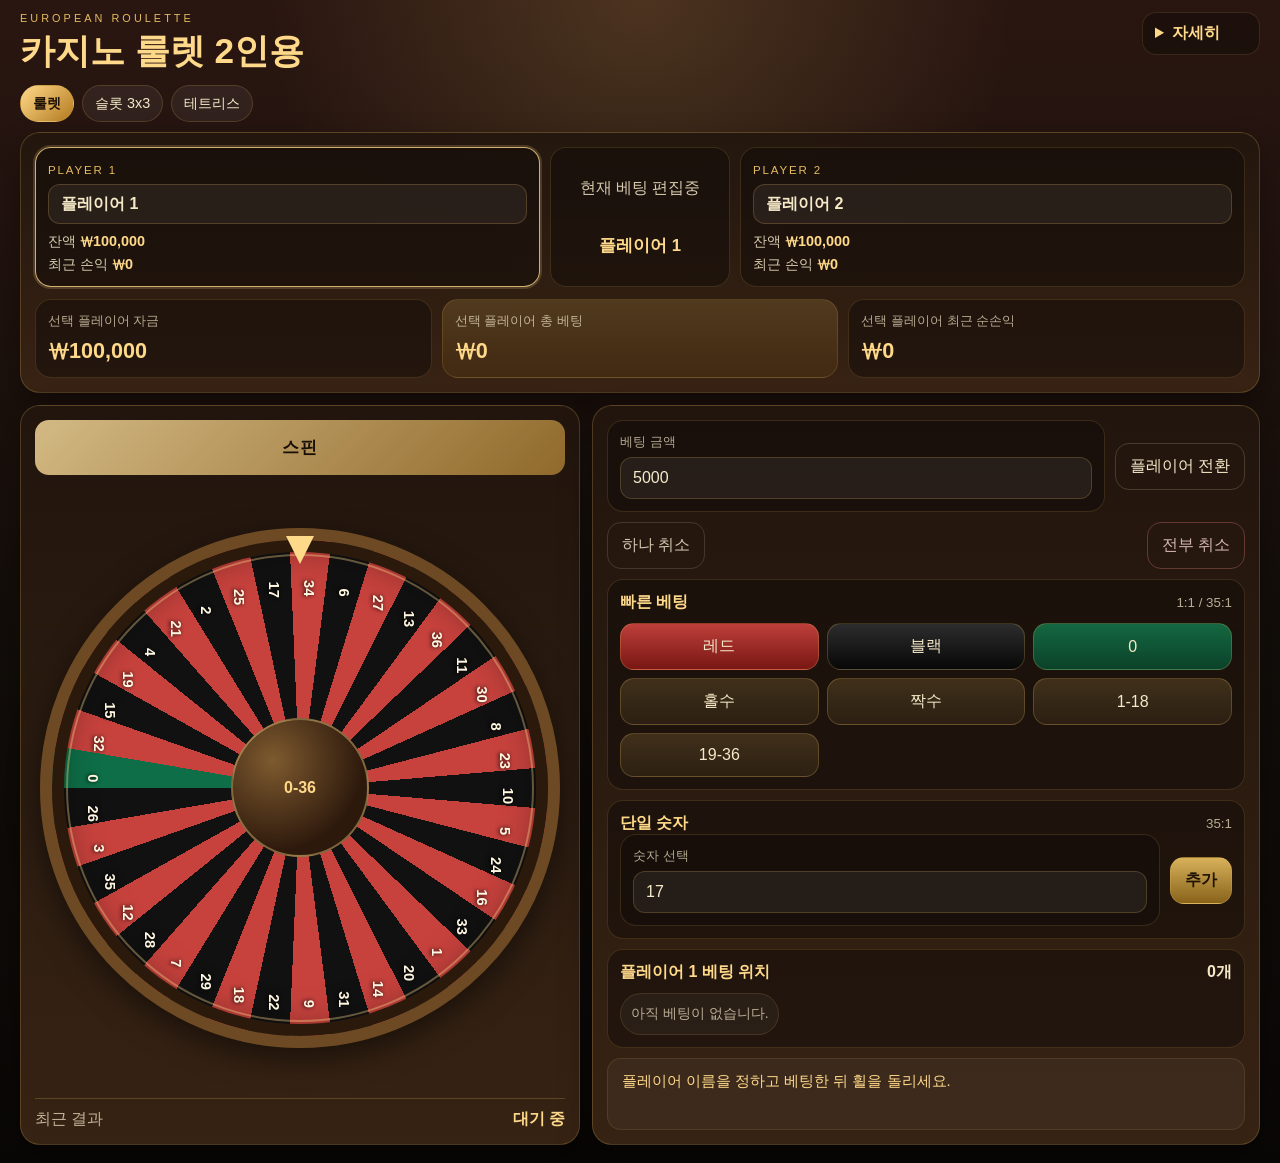
<file: index.html>
<!DOCTYPE html>
<html lang="ko">
  <head>
    <meta charset="UTF-8" />
    <meta name="viewport" content="width=device-width, initial-scale=1.0, viewport-fit=cover" />
    <title>카지노 룰렛 2인용</title>
    <link rel="stylesheet" href="style.css" />
  </head>
  <body>
    <div class="app-shell">
      <header class="topbar">
        <div>
          <p class="eyebrow">EUROPEAN ROULETTE</p>
          <h1>카지노 룰렛 2인용</h1>
          <nav class="game-switch">
            <a class="switch-link active" href="./">룰렛</a>
            <a class="switch-link" href="slot-machine-3x3/">슬롯 3x3</a>
            <a class="switch-link" href="tetris/">테트리스</a>
          </nav>
        </div>
        <details class="detail-box">
          <summary>자세히</summary>
          <div class="detail-content">
            <p><strong>배당</strong></p>
            <ul>
              <li>레드/블랙 · 홀/짝 · 1-18/19-36 → 1:1</li>
              <li>단일 숫자 → 35:1</li>
              <li>유럽식 룰렛 → 0~36</li>
            </ul>
            <p>두 플레이어가 각자 베팅하고, 스핀 1번으로 두 사람 베팅이 동시에 정산됩니다.</p>
          </div>
        </details>
      </header>

      <main class="main-grid">
        <section class="card status-card">
          <div class="player-row">
            <button class="player-card active" id="playerCard0" data-player-card="0" type="button">
              <span class="player-badge">PLAYER 1</span>
              <input id="player0Name" class="player-name-input" type="text" value="플레이어 1" maxlength="12" />
              <div class="player-meta">
                <span>잔액 <strong id="player0Balance">₩100,000</strong></span>
                <span>최근 손익 <strong id="player0Net">₩0</strong></span>
              </div>
            </button>
            <div class="turn-pill">현재 베팅 편집중<br /><strong id="activePlayerName">플레이어 1</strong></div>
            <button class="player-card" id="playerCard1" data-player-card="1" type="button">
              <span class="player-badge">PLAYER 2</span>
              <input id="player1Name" class="player-name-input" type="text" value="플레이어 2" maxlength="12" />
              <div class="player-meta">
                <span>잔액 <strong id="player1Balance">₩100,000</strong></span>
                <span>최근 손익 <strong id="player1Net">₩0</strong></span>
              </div>
            </button>
          </div>

          <div class="stat-grid">
            <div class="stat">
              <span>선택 플레이어 자금</span>
              <strong id="balance">₩100,000</strong>
            </div>
            <div class="stat highlight">
              <span>선택 플레이어 총 베팅</span>
              <strong id="currentBet">₩0</strong>
            </div>
            <div class="stat" id="netStat">
              <span>선택 플레이어 최근 순손익</span>
              <strong id="lastNet">₩0</strong>
            </div>
          </div>
        </section>

        <section class="card wheel-card">
          <div class="wheel-action-bar wheel-action-top">
            <button id="spinButton" class="spin-button">스핀</button>
          </div>
          <div class="wheel-stage">
            <div class="wheel-glow"></div>
            <div class="wheel" id="wheel">
              <div class="wheel-number-layer" id="wheelNumberLayer"></div>
              <div class="wheel-center">0-36</div>
            </div>
            <div class="wheel-pointer"></div>
          </div>
          <div class="result-row">
            <span>최근 결과</span>
            <strong id="lastResultValue">대기 중</strong>
          </div>
        </section>

        <section class="card control-card">
          <div class="amount-row">
            <label class="field grow">
              <span>베팅 금액</span>
              <input id="betAmount" type="number" min="1000" step="1000" value="5000" />
            </label>
            <button id="switchTurn" class="ghost-button">플레이어 전환</button>
          </div>

          <div class="bet-tools-row">
            <button id="removeLastBet" class="ghost-button">하나 취소</button>
            <button id="clearBets" class="ghost-button danger-button">전부 취소</button>
          </div>

          <div class="bet-section">
            <div class="section-head">
              <h2>빠른 베팅</h2>
              <small>1:1 / 35:1</small>
            </div>
            <div class="bet-grid">
              <button class="bet-button red" data-bet-type="color" data-bet-value="red">레드</button>
              <button class="bet-button black" data-bet-type="color" data-bet-value="black">블랙</button>
              <button class="bet-button green" data-bet-type="single" data-bet-value="0">0</button>
              <button class="bet-button" data-bet-type="parity" data-bet-value="odd">홀수</button>
              <button class="bet-button" data-bet-type="parity" data-bet-value="even">짝수</button>
              <button class="bet-button" data-bet-type="range" data-bet-value="low">1-18</button>
              <button class="bet-button" data-bet-type="range" data-bet-value="high">19-36</button>
            </div>
          </div>

          <div class="bet-section">
            <div class="section-head">
              <h2>단일 숫자</h2>
              <small>35:1</small>
            </div>
            <div class="number-row">
              <label class="field grow">
                <span>숫자 선택</span>
                <input id="singleNumber" type="number" min="0" max="36" value="17" />
              </label>
              <button id="addNumberBet" class="bet-button accent">추가</button>
            </div>
          </div>

          <div class="bet-section">
            <div class="section-head">
              <h2><span id="betOwnerName">플레이어 1</span> 베팅 위치</h2>
              <strong id="betCount">0개</strong>
            </div>
            <div id="betChips" class="bet-chips">
              <span class="chip placeholder-chip">아직 베팅이 없습니다.</span>
            </div>
          </div>

          <div class="message-box" id="resultText">플레이어 이름을 정하고 베팅한 뒤 휠을 돌리세요.</div>
        </section>
      </main>
    </div>

    <script src="script.js"></script>
  </body>
</html>
</file>
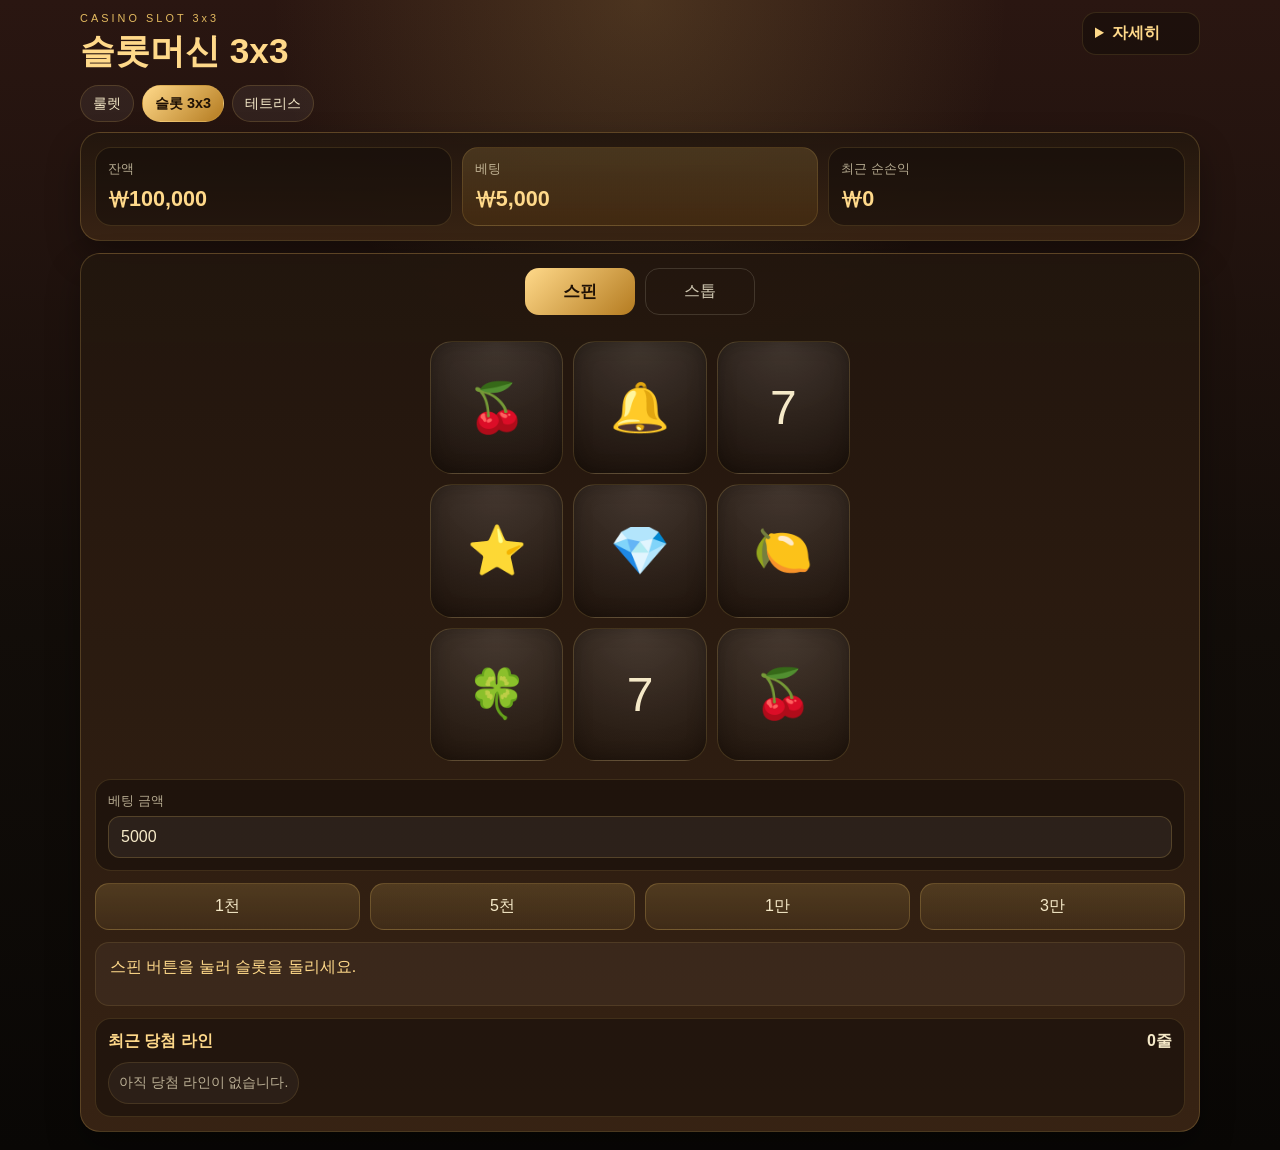
<file: slot-machine-3x3/index.html>
<!DOCTYPE html>
<html lang="ko">
  <head>
    <meta charset="UTF-8" />
    <meta name="viewport" content="width=device-width, initial-scale=1.0, viewport-fit=cover" />
    <title>슬롯 3x3</title>
    <link rel="stylesheet" href="style.css" />
  </head>
  <body>
    <div class="app-shell">
      <header class="topbar">
        <div>
          <p class="eyebrow">CASINO SLOT 3x3</p>
          <h1>슬롯머신 3x3</h1>
          <nav class="game-switch">
            <a class="switch-link" href="../">룰렛</a>
            <a class="switch-link active" href="./">슬롯 3x3</a>
            <a class="switch-link" href="../tetris/">테트리스</a>
          </nav>
        </div>
        <details class="detail-box">
          <summary>자세히</summary>
          <div class="detail-content">
            <p><strong>라인</strong></p>
            <ul>
              <li>가로 3줄</li>
              <li>세로 3줄</li>
              <li>대각선 2줄</li>
            </ul>
            <p>같은 심볼 3개가 한 줄이면 당첨됩니다.</p>
          </div>
        </details>
      </header>

      <main class="main-grid single-layout">
        <section class="card status-card">
          <div class="stat-grid">
            <div class="stat">
              <span>잔액</span>
              <strong id="balance">₩100,000</strong>
            </div>
            <div class="stat highlight">
              <span>베팅</span>
              <strong id="betValue">₩5,000</strong>
            </div>
            <div class="stat" id="netStat">
              <span>최근 순손익</span>
              <strong id="lastNet">₩0</strong>
            </div>
          </div>
        </section>

        <section class="card slot-card">
          <div class="top-action-bar">
            <button id="spinButton" class="spin-button">스핀</button>
            <button id="stopButton" class="ghost-button stop-button">스톱</button>
          </div>

          <div class="slot-machine">
            <div class="slot-grid-wrap" id="slotGridWrap">
              <div class="slot-grid" id="slotGrid">
                <div class="slot-cell">🍒</div>
                <div class="slot-cell">🔔</div>
                <div class="slot-cell">7</div>
                <div class="slot-cell">⭐</div>
                <div class="slot-cell">💎</div>
                <div class="slot-cell">🍋</div>
                <div class="slot-cell">🍀</div>
                <div class="slot-cell">7</div>
                <div class="slot-cell">🍒</div>
              </div>
              <svg class="slot-lines" id="slotLines" viewBox="0 0 300 300" preserveAspectRatio="none"></svg>
              <div class="win-burst hidden" id="winBurst">🎉 BIG WIN 🎉</div>
              <div class="fx-layer" id="fxLayer"></div>
            </div>
          </div>

          <div class="control-panel">
            <div class="amount-row">
              <label class="field grow">
                <span>베팅 금액</span>
                <input id="betAmount" type="number" min="1000" step="1000" value="5000" />
              </label>
            </div>

            <div class="preset-row">
              <button class="bet-button preset" data-amount="1000">1천</button>
              <button class="bet-button preset" data-amount="5000">5천</button>
              <button class="bet-button preset" data-amount="10000">1만</button>
              <button class="bet-button preset" data-amount="30000">3만</button>
            </div>

            <div class="message-box" id="resultText">스핀 버튼을 눌러 슬롯을 돌리세요.</div>

            <div class="bet-section">
              <div class="section-head">
                <h2>최근 당첨 라인</h2>
                <strong id="lineCount">0줄</strong>
              </div>
              <div id="linePreview" class="bet-chips">
                <span class="chip placeholder-chip">아직 당첨 라인이 없습니다.</span>
              </div>
            </div>
          </div>
        </section>
      </main>
    </div>

    <script src="script.js"></script>
  </body>
</html>
</file>
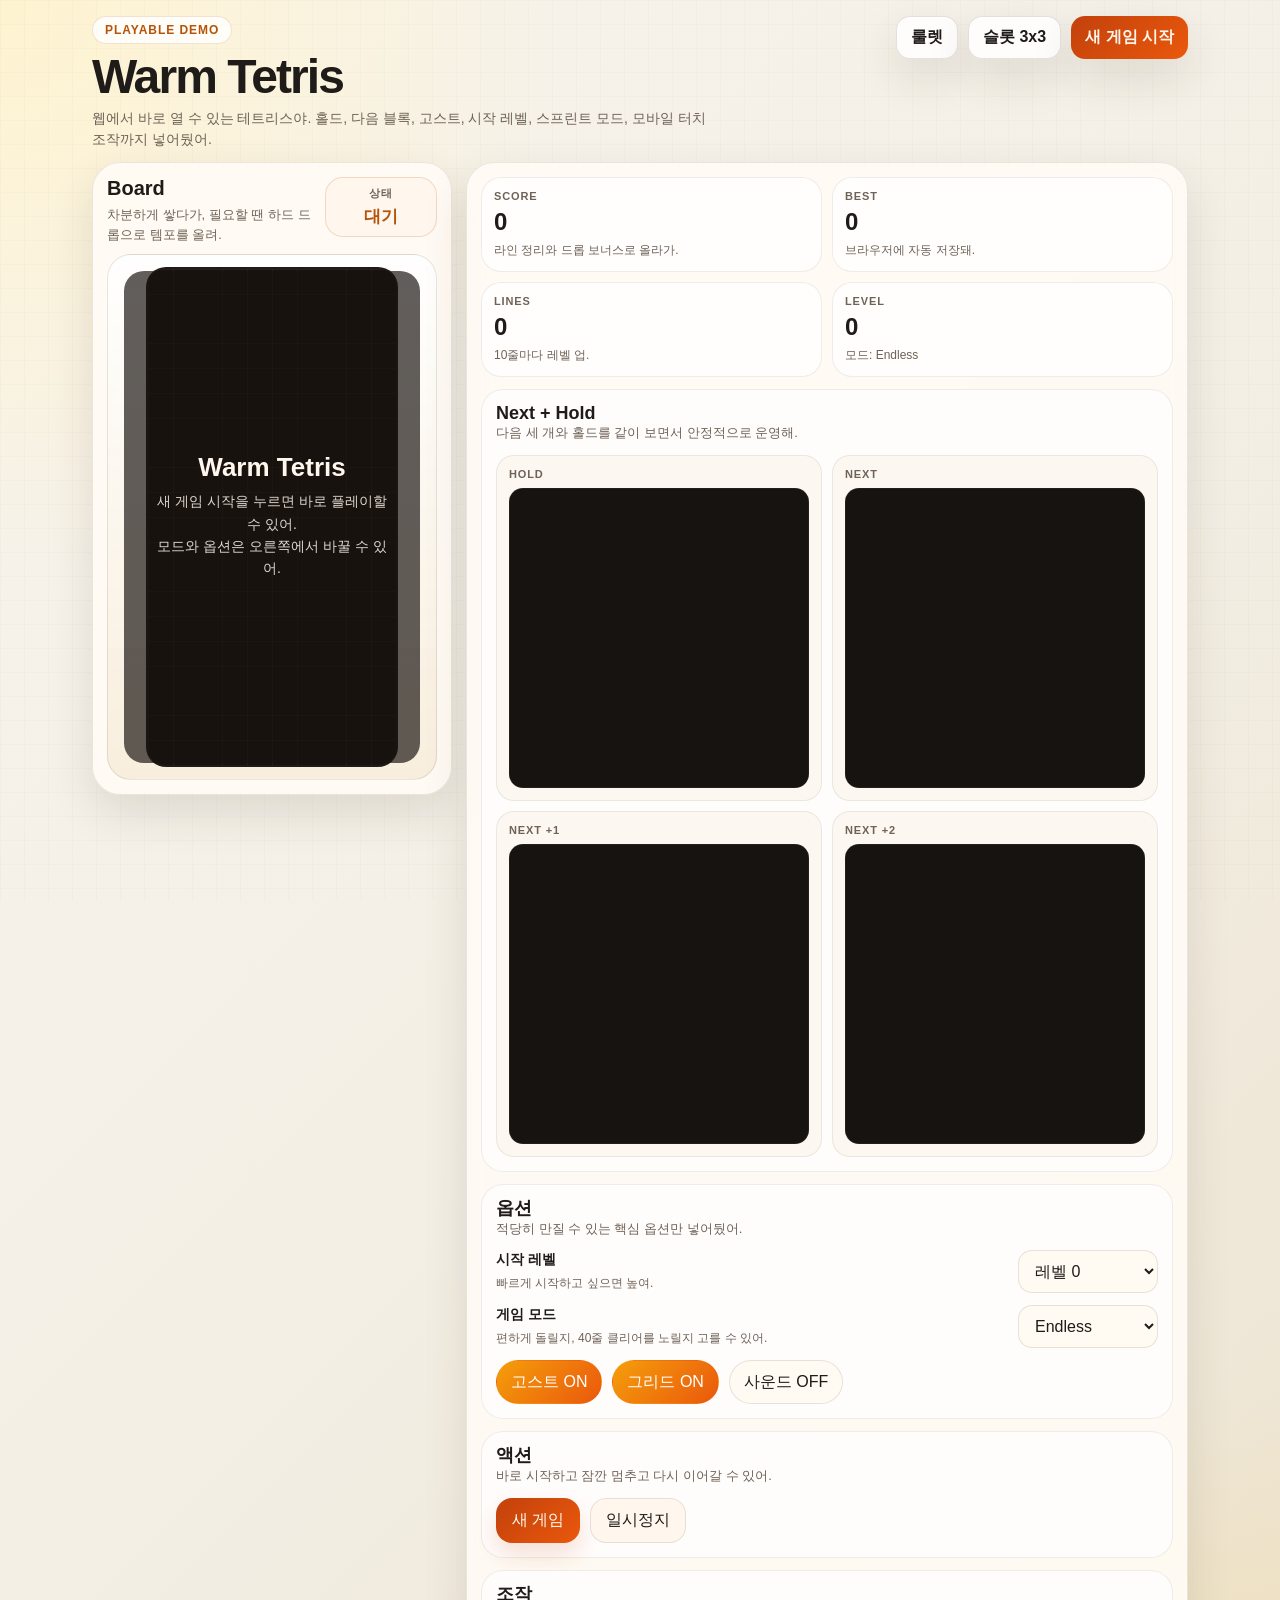
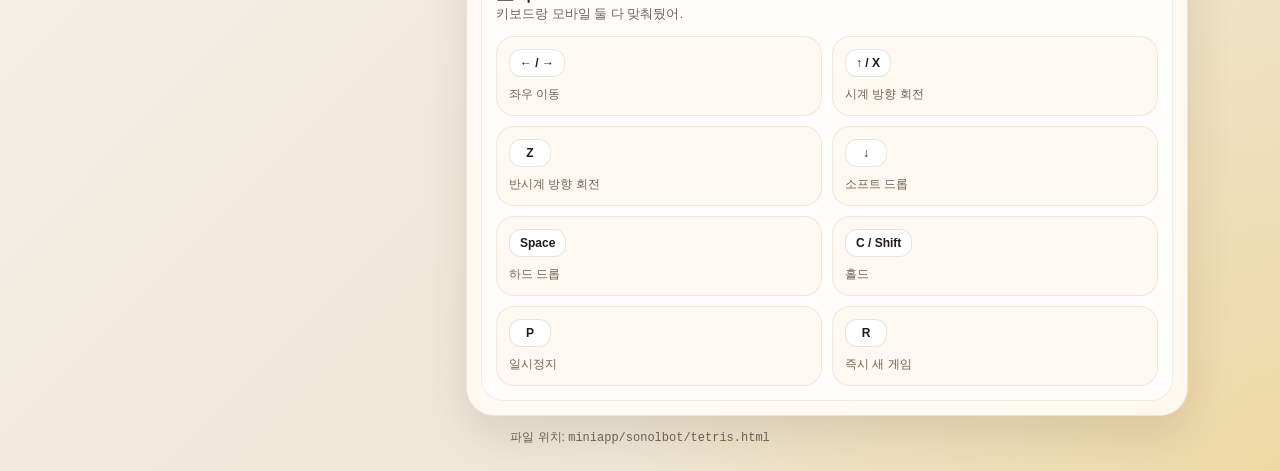
<file: tetris/index.html>
<!doctype html>
<html lang="ko">
<head>
  <meta charset="utf-8">
  <meta name="viewport" content="width=device-width, initial-scale=1">
  <title>Sonolbot Tetris</title>
  <style>
    :root {
      --bg: #f3efe5;
      --bg-strong: #ebe0cb;
      --ink: #1e1b18;
      --muted: #6f6257;
      --card: rgba(255, 251, 245, 0.92);
      --line: rgba(94, 76, 59, 0.14);
      --accent: #b45309;
      --accent-soft: #fed7aa;
      --good: #166534;
      --danger: #b91c1c;
      --shadow: 0 18px 45px rgba(61, 43, 27, 0.12);
      --board-max-height: min(56vh, 560px);
    }

    * {
      box-sizing: border-box;
    }

    body {
      margin: 0;
      min-height: 100vh;
      font-family: "Trebuchet MS", "Avenir Next", "Segoe UI", "Malgun Gothic", sans-serif;
      color: var(--ink);
      background:
        radial-gradient(circle at top left, rgba(255, 243, 205, 0.9), transparent 24%),
        radial-gradient(circle at bottom right, rgba(251, 191, 36, 0.24), transparent 28%),
        linear-gradient(135deg, #f8f4ed 0%, var(--bg) 48%, var(--bg-strong) 100%);
    }

    body::before {
      content: "";
      position: fixed;
      inset: 0;
      pointer-events: none;
      background-image:
        linear-gradient(rgba(120, 98, 72, 0.03) 1px, transparent 1px),
        linear-gradient(90deg, rgba(120, 98, 72, 0.03) 1px, transparent 1px);
      background-size: 24px 24px;
      opacity: 0.8;
    }

    .shell {
      position: relative;
      max-width: min(1120px, calc(100vw - 24px));
      margin: 0 auto;
      padding: 16px 12px 24px;
    }

    .hero {
      display: flex;
      justify-content: space-between;
      align-items: flex-start;
      gap: 16px;
      margin-bottom: 12px;
    }

    .eyebrow {
      display: inline-flex;
      align-items: center;
      gap: 8px;
      padding: 6px 12px;
      border-radius: 999px;
      font-size: 12px;
      font-weight: 800;
      letter-spacing: 0.08em;
      text-transform: uppercase;
      background: rgba(255, 255, 255, 0.8);
      border: 1px solid rgba(180, 83, 9, 0.16);
      color: var(--accent);
    }

    h1 {
      margin: 10px 0 8px;
      font-size: clamp(28px, 4.2vw, 48px);
      line-height: 0.96;
      letter-spacing: -0.04em;
    }

    .subtitle {
      max-width: 620px;
      margin: 0;
      color: var(--muted);
      font-size: 14px;
      line-height: 1.5;
    }

    .hero-actions {
      display: flex;
      gap: 10px;
      flex-wrap: wrap;
      justify-content: flex-end;
    }

    .nav-btn,
    .panel button,
    .touch-btn,
    .option-select,
    .toggle-chip {
      font: inherit;
    }

    .nav-btn {
      appearance: none;
      border: 1px solid rgba(94, 76, 59, 0.16);
      background: rgba(255, 255, 255, 0.86);
      color: var(--ink);
      border-radius: 14px;
      padding: 10px 14px;
      text-decoration: none;
      font-weight: 800;
      box-shadow: var(--shadow);
    }

    .nav-btn.primary {
      background: linear-gradient(135deg, #c2410c 0%, #ea580c 100%);
      border: none;
      color: #fff7ed;
    }

    .layout {
      display: grid;
      grid-template-columns: minmax(280px, 360px) minmax(300px, 1fr);
      gap: 14px;
      align-items: start;
    }

    .panel {
      background: var(--card);
      backdrop-filter: blur(10px);
      border: 1px solid rgba(94, 76, 59, 0.12);
      border-radius: 28px;
      box-shadow: var(--shadow);
    }

    .board-panel {
      padding: 14px;
    }

    .board-head {
      display: flex;
      justify-content: space-between;
      align-items: flex-start;
      gap: 12px;
      margin-bottom: 10px;
    }

    .board-title {
      margin: 0;
      font-size: 20px;
      line-height: 1.1;
    }

    .board-copy {
      margin: 6px 0 0;
      color: var(--muted);
      font-size: 13px;
      line-height: 1.5;
    }

    .status-pill {
      min-width: 112px;
      padding: 8px 10px;
      border-radius: 18px;
      background: rgba(255, 247, 237, 0.95);
      border: 1px solid rgba(180, 83, 9, 0.18);
      text-align: center;
    }

    .status-label {
      display: block;
      font-size: 11px;
      font-weight: 800;
      color: var(--muted);
      letter-spacing: 0.08em;
      text-transform: uppercase;
      margin-bottom: 4px;
    }

    .status-value {
      font-size: 17px;
      font-weight: 800;
      color: var(--accent);
    }

    .canvas-wrap {
      position: relative;
      border-radius: 24px;
      padding: 12px;
      background:
        linear-gradient(180deg, rgba(255, 255, 255, 0.88), rgba(248, 238, 221, 0.98));
      border: 1px solid rgba(94, 76, 59, 0.14);
    }

    .canvas-frame {
      width: min(100%, calc(var(--board-max-height) / 2));
      max-height: var(--board-max-height);
      margin: 0 auto;
      border-radius: 20px;
      overflow: hidden;
      border: 2px solid rgba(94, 76, 59, 0.12);
      background: #191513;
      box-shadow: inset 0 0 0 1px rgba(255, 255, 255, 0.04);
    }

    canvas {
      display: block;
      width: min(100%, calc(var(--board-max-height) / 2));
      max-height: var(--board-max-height);
      height: auto;
      margin: 0 auto;
      image-rendering: pixelated;
    }

    .board-overlay {
      position: absolute;
      inset: 16px;
      display: flex;
      align-items: center;
      justify-content: center;
      padding: 28px;
      border-radius: 20px;
      background: rgba(24, 19, 15, 0.68);
      color: #fff7ed;
      text-align: center;
      transition: opacity 180ms ease;
    }

    .board-overlay.hidden {
      opacity: 0;
      pointer-events: none;
    }

    .overlay-card {
      max-width: 260px;
    }

    .overlay-title {
      margin: 0 0 10px;
      font-size: 26px;
      line-height: 1;
    }

    .overlay-copy {
      margin: 0;
      font-size: 14px;
      line-height: 1.6;
      color: rgba(255, 247, 237, 0.86);
      white-space: pre-wrap;
    }

    .touch-grid {
      display: none;
      grid-template-columns: repeat(3, minmax(0, 1fr));
      gap: 10px;
      margin-top: 14px;
    }

    .touch-btn {
      appearance: none;
      border: none;
      border-radius: 18px;
      padding: 14px 10px;
      background: linear-gradient(180deg, #fff7ed 0%, #fde7c7 100%);
      color: var(--ink);
      font-weight: 800;
      box-shadow: inset 0 0 0 1px rgba(180, 83, 9, 0.12);
      min-height: 54px;
    }

    .side-panel {
      padding: 14px;
      display: grid;
      gap: 12px;
    }

    .summary-grid {
      display: grid;
      grid-template-columns: repeat(2, minmax(0, 1fr));
      gap: 10px;
    }

    .stat-box {
      border-radius: 20px;
      padding: 12px;
      background: rgba(255, 255, 255, 0.8);
      border: 1px solid rgba(94, 76, 59, 0.1);
      min-height: 76px;
    }

    .stat-name {
      font-size: 11px;
      font-weight: 800;
      letter-spacing: 0.08em;
      text-transform: uppercase;
      color: var(--muted);
      margin-bottom: 8px;
    }

    .stat-value {
      font-size: 24px;
      font-weight: 900;
      line-height: 1;
      letter-spacing: -0.04em;
    }

    .stat-detail {
      margin-top: 8px;
      color: var(--muted);
      font-size: 12px;
      line-height: 1.4;
    }

    .section {
      border-radius: 22px;
      padding: 14px;
      background: rgba(255, 255, 255, 0.72);
      border: 1px solid rgba(94, 76, 59, 0.1);
    }

    .section-head {
      display: flex;
      justify-content: space-between;
      align-items: center;
      gap: 12px;
      margin-bottom: 12px;
    }

    .section-title {
      margin: 0;
      font-size: 18px;
      line-height: 1.1;
    }

    .section-copy {
      margin: 0;
      color: var(--muted);
      font-size: 13px;
      line-height: 1.5;
    }

    .mini-preview-grid {
      display: grid;
      grid-template-columns: repeat(2, minmax(0, 1fr));
      gap: 10px;
    }

    .preview-box {
      border-radius: 18px;
      padding: 12px;
      background: rgba(252, 247, 240, 0.92);
      border: 1px solid rgba(94, 76, 59, 0.1);
    }

    .preview-box.wide {
      grid-column: 1 / -1;
    }

    .preview-label {
      margin-bottom: 8px;
      color: var(--muted);
      font-size: 11px;
      font-weight: 800;
      letter-spacing: 0.08em;
      text-transform: uppercase;
    }

    .mini-canvas {
      width: 100%;
      aspect-ratio: 1;
      border-radius: 14px;
      background: #1b1713;
      border: 1px solid rgba(94, 76, 59, 0.16);
    }

    .option-list {
      display: grid;
      gap: 12px;
    }

    .option-row {
      display: grid;
      grid-template-columns: minmax(0, 1fr) 140px;
      gap: 10px;
      align-items: center;
    }

    .option-meta strong {
      display: block;
      margin-bottom: 4px;
      font-size: 14px;
    }

    .option-meta span {
      color: var(--muted);
      font-size: 12px;
      line-height: 1.45;
    }

    .option-select {
      width: 100%;
      border: 1px solid rgba(94, 76, 59, 0.14);
      background: #fffaf2;
      color: var(--ink);
      border-radius: 14px;
      padding: 11px 12px;
    }

    .toggle-row {
      display: flex;
      flex-wrap: wrap;
      gap: 10px;
    }

    .toggle-chip {
      appearance: none;
      border: 1px solid rgba(94, 76, 59, 0.14);
      background: #fffaf2;
      color: var(--ink);
      border-radius: 999px;
      padding: 10px 14px;
      font-weight: 800;
      min-height: 44px;
    }

    .toggle-chip.active {
      background: linear-gradient(135deg, #f59e0b 0%, #ea580c 100%);
      color: #fff;
      border-color: transparent;
    }

    .action-row {
      display: flex;
      flex-wrap: wrap;
      gap: 10px;
    }

    .action-btn {
      appearance: none;
      border: none;
      border-radius: 16px;
      padding: 12px 16px;
      font-weight: 800;
      background: linear-gradient(135deg, #c2410c 0%, #ea580c 100%);
      color: #fffaf0;
      box-shadow: 0 12px 24px rgba(194, 65, 12, 0.16);
    }

    .action-btn.secondary {
      background: #fff7ed;
      color: var(--ink);
      box-shadow: inset 0 0 0 1px rgba(94, 76, 59, 0.14);
    }

    .controls-grid {
      display: grid;
      grid-template-columns: repeat(2, minmax(0, 1fr));
      gap: 10px;
    }

    .control-card {
      border-radius: 18px;
      padding: 12px;
      background: rgba(255, 250, 242, 0.86);
      border: 1px solid rgba(94, 76, 59, 0.1);
    }

    .control-key {
      display: inline-flex;
      align-items: center;
      justify-content: center;
      min-width: 42px;
      padding: 6px 10px;
      border-radius: 12px;
      background: #fff;
      border: 1px solid rgba(94, 76, 59, 0.14);
      font-weight: 900;
      font-size: 12px;
      margin-bottom: 8px;
    }

    .control-text {
      color: var(--muted);
      font-size: 12px;
      line-height: 1.5;
    }

    .footer-note {
      margin-top: 12px;
      color: var(--muted);
      font-size: 12px;
      line-height: 1.6;
      text-align: center;
    }

    @media (max-width: 920px) {
      :root {
        --board-max-height: min(62vh, 600px);
      }

      .layout {
        grid-template-columns: 1fr;
      }

      .hero {
        flex-direction: column;
      }

      .hero-actions {
        width: 100%;
        justify-content: flex-start;
      }

      .touch-grid {
        display: grid;
      }
    }

    @media (max-width: 640px) {
      .shell {
        padding: 18px 12px 28px;
      }

      .board-panel,
      .side-panel {
        padding: 14px;
      }

      .summary-grid,
      .controls-grid,
      .mini-preview-grid {
        grid-template-columns: 1fr 1fr;
      }

      .option-row {
        grid-template-columns: 1fr;
      }

      .touch-grid {
        grid-template-columns: repeat(2, minmax(0, 1fr));
      }
    }
  </style>
</head>
<body>
  <div class="shell">
    <div class="hero">
      <div>
        <div class="eyebrow">Playable Demo</div>
        <h1>Warm Tetris</h1>
        <p class="subtitle">웹에서 바로 열 수 있는 테트리스야. 홀드, 다음 블록, 고스트, 시작 레벨, 스프린트 모드, 모바일 터치 조작까지 넣어뒀어.</p>
      </div>
      <div class="hero-actions">
        <a class="nav-btn" href="../">룰렛</a>
        <a class="nav-btn" href="../slot-machine-3x3/">슬롯 3x3</a>
        <button class="nav-btn primary" id="new-game-top" type="button">새 게임 시작</button>
      </div>
    </div>

    <div class="layout">
      <section class="panel board-panel">
        <div class="board-head">
          <div>
            <h2 class="board-title">Board</h2>
            <p class="board-copy" id="headline-copy">차분하게 쌓다가, 필요할 땐 하드 드롭으로 템포를 올려.</p>
          </div>
          <div class="status-pill">
            <span class="status-label">상태</span>
            <span class="status-value" id="status-text">대기</span>
          </div>
        </div>

        <div class="canvas-wrap">
          <div class="canvas-frame">
            <canvas id="board" width="300" height="600" aria-label="테트리스 보드"></canvas>
          </div>
          <div class="board-overlay" id="overlay">
            <div class="overlay-card">
              <h3 class="overlay-title" id="overlay-title">Warm Tetris</h3>
              <p class="overlay-copy" id="overlay-copy">새 게임 시작을 누르면 바로 플레이할 수 있어.</p>
            </div>
          </div>
        </div>

        <div class="touch-grid">
          <button class="touch-btn" data-touch="left" type="button">◀ 이동</button>
          <button class="touch-btn" data-touch="right" type="button">이동 ▶</button>
          <button class="touch-btn" data-touch="rotate" type="button">회전</button>
          <button class="touch-btn" data-touch="soft" type="button">소프트 드롭</button>
          <button class="touch-btn" data-touch="hard" type="button">하드 드롭</button>
          <button class="touch-btn" data-touch="hold" type="button">홀드</button>
        </div>
      </section>

      <aside class="panel side-panel">
        <div class="summary-grid">
          <div class="stat-box">
            <div class="stat-name">Score</div>
            <div class="stat-value" id="score-value">0</div>
            <div class="stat-detail">라인 정리와 드롭 보너스로 올라가.</div>
          </div>
          <div class="stat-box">
            <div class="stat-name">Best</div>
            <div class="stat-value" id="best-value">0</div>
            <div class="stat-detail">브라우저에 자동 저장돼.</div>
          </div>
          <div class="stat-box">
            <div class="stat-name">Lines</div>
            <div class="stat-value" id="lines-value">0</div>
            <div class="stat-detail">10줄마다 레벨 업.</div>
          </div>
          <div class="stat-box">
            <div class="stat-name">Level</div>
            <div class="stat-value" id="level-value">0</div>
            <div class="stat-detail" id="mode-detail">모드: Endless</div>
          </div>
        </div>

        <section class="section">
          <div class="section-head">
            <div>
              <h3 class="section-title">Next + Hold</h3>
              <p class="section-copy">다음 세 개와 홀드를 같이 보면서 안정적으로 운영해.</p>
            </div>
          </div>
          <div class="mini-preview-grid">
            <div class="preview-box">
              <div class="preview-label">Hold</div>
              <canvas class="mini-canvas" id="hold" width="120" height="120"></canvas>
            </div>
            <div class="preview-box">
              <div class="preview-label">Next</div>
              <canvas class="mini-canvas" id="next-1" width="120" height="120"></canvas>
            </div>
            <div class="preview-box">
              <div class="preview-label">Next +1</div>
              <canvas class="mini-canvas" id="next-2" width="120" height="120"></canvas>
            </div>
            <div class="preview-box">
              <div class="preview-label">Next +2</div>
              <canvas class="mini-canvas" id="next-3" width="120" height="120"></canvas>
            </div>
          </div>
        </section>

        <section class="section">
          <div class="section-head">
            <div>
              <h3 class="section-title">옵션</h3>
              <p class="section-copy">적당히 만질 수 있는 핵심 옵션만 넣어뒀어.</p>
            </div>
          </div>
          <div class="option-list">
            <label class="option-row">
              <div class="option-meta">
                <strong>시작 레벨</strong>
                <span>빠르게 시작하고 싶으면 높여.</span>
              </div>
              <select class="option-select" id="start-level">
                <option value="0">레벨 0</option>
                <option value="1">레벨 1</option>
                <option value="2">레벨 2</option>
                <option value="3">레벨 3</option>
                <option value="4">레벨 4</option>
                <option value="5">레벨 5</option>
                <option value="6">레벨 6</option>
                <option value="7">레벨 7</option>
                <option value="8">레벨 8</option>
                <option value="9">레벨 9</option>
              </select>
            </label>
            <label class="option-row">
              <div class="option-meta">
                <strong>게임 모드</strong>
                <span>편하게 돌릴지, 40줄 클리어를 노릴지 고를 수 있어.</span>
              </div>
              <select class="option-select" id="game-mode">
                <option value="endless">Endless</option>
                <option value="sprint">Sprint 40</option>
              </select>
            </label>
            <div class="toggle-row">
              <button class="toggle-chip active" id="ghost-toggle" type="button">고스트 ON</button>
              <button class="toggle-chip active" id="grid-toggle" type="button">그리드 ON</button>
              <button class="toggle-chip" id="sound-toggle" type="button">사운드 OFF</button>
            </div>
          </div>
        </section>

        <section class="section">
          <div class="section-head">
            <div>
              <h3 class="section-title">액션</h3>
              <p class="section-copy">바로 시작하고 잠깐 멈추고 다시 이어갈 수 있어.</p>
            </div>
          </div>
          <div class="action-row">
            <button class="action-btn" id="new-game" type="button">새 게임</button>
            <button class="action-btn secondary" id="pause-btn" type="button">일시정지</button>
          </div>
        </section>

        <section class="section">
          <div class="section-head">
            <div>
              <h3 class="section-title">조작</h3>
              <p class="section-copy">키보드랑 모바일 둘 다 맞춰뒀어.</p>
            </div>
          </div>
          <div class="controls-grid">
            <div class="control-card">
              <div class="control-key">← / →</div>
              <div class="control-text">좌우 이동</div>
            </div>
            <div class="control-card">
              <div class="control-key">↑ / X</div>
              <div class="control-text">시계 방향 회전</div>
            </div>
            <div class="control-card">
              <div class="control-key">Z</div>
              <div class="control-text">반시계 방향 회전</div>
            </div>
            <div class="control-card">
              <div class="control-key">↓</div>
              <div class="control-text">소프트 드롭</div>
            </div>
            <div class="control-card">
              <div class="control-key">Space</div>
              <div class="control-text">하드 드롭</div>
            </div>
            <div class="control-card">
              <div class="control-key">C / Shift</div>
              <div class="control-text">홀드</div>
            </div>
            <div class="control-card">
              <div class="control-key">P</div>
              <div class="control-text">일시정지</div>
            </div>
            <div class="control-card">
              <div class="control-key">R</div>
              <div class="control-text">즉시 새 게임</div>
            </div>
          </div>
        </section>
      </aside>
    </div>

    <div class="footer-note">파일 위치: <code>miniapp/sonolbot/tetris.html</code></div>
  </div>

  <script>
    const BOARD_W = 10;
    const BOARD_H = 20;
    const CELL = 30;
    const STORAGE_KEY = "sonolbot_tetris_options_v1";
    const BEST_KEY = "sonolbot_tetris_best_v1";
    const COLORS = {
      I: "#38bdf8",
      O: "#facc15",
      T: "#c084fc",
      S: "#4ade80",
      Z: "#f87171",
      J: "#60a5fa",
      L: "#fb923c",
      ghost: "rgba(255,255,255,0.18)",
      grid: "rgba(255,255,255,0.06)",
      board: "#181311",
      cellEdge: "rgba(255,255,255,0.1)"
    };

    const PIECES = {
      I: [
        [[0, 1], [1, 1], [2, 1], [3, 1]],
        [[2, 0], [2, 1], [2, 2], [2, 3]],
        [[0, 2], [1, 2], [2, 2], [3, 2]],
        [[1, 0], [1, 1], [1, 2], [1, 3]]
      ],
      O: [
        [[1, 0], [2, 0], [1, 1], [2, 1]],
        [[1, 0], [2, 0], [1, 1], [2, 1]],
        [[1, 0], [2, 0], [1, 1], [2, 1]],
        [[1, 0], [2, 0], [1, 1], [2, 1]]
      ],
      T: [
        [[1, 0], [0, 1], [1, 1], [2, 1]],
        [[1, 0], [1, 1], [2, 1], [1, 2]],
        [[0, 1], [1, 1], [2, 1], [1, 2]],
        [[1, 0], [0, 1], [1, 1], [1, 2]]
      ],
      S: [
        [[1, 0], [2, 0], [0, 1], [1, 1]],
        [[1, 0], [1, 1], [2, 1], [2, 2]],
        [[1, 1], [2, 1], [0, 2], [1, 2]],
        [[0, 0], [0, 1], [1, 1], [1, 2]]
      ],
      Z: [
        [[0, 0], [1, 0], [1, 1], [2, 1]],
        [[2, 0], [1, 1], [2, 1], [1, 2]],
        [[0, 1], [1, 1], [1, 2], [2, 2]],
        [[1, 0], [0, 1], [1, 1], [0, 2]]
      ],
      J: [
        [[0, 0], [0, 1], [1, 1], [2, 1]],
        [[1, 0], [2, 0], [1, 1], [1, 2]],
        [[0, 1], [1, 1], [2, 1], [2, 2]],
        [[1, 0], [1, 1], [0, 2], [1, 2]]
      ],
      L: [
        [[2, 0], [0, 1], [1, 1], [2, 1]],
        [[1, 0], [1, 1], [1, 2], [2, 2]],
        [[0, 1], [1, 1], [2, 1], [0, 2]],
        [[0, 0], [1, 0], [1, 1], [1, 2]]
      ]
    };

    const ui = {
      board: document.getElementById("board"),
      hold: document.getElementById("hold"),
      next: [
        document.getElementById("next-1"),
        document.getElementById("next-2"),
        document.getElementById("next-3")
      ],
      score: document.getElementById("score-value"),
      best: document.getElementById("best-value"),
      lines: document.getElementById("lines-value"),
      level: document.getElementById("level-value"),
      modeDetail: document.getElementById("mode-detail"),
      status: document.getElementById("status-text"),
      overlay: document.getElementById("overlay"),
      overlayTitle: document.getElementById("overlay-title"),
      overlayCopy: document.getElementById("overlay-copy"),
      headline: document.getElementById("headline-copy"),
      startLevel: document.getElementById("start-level"),
      gameMode: document.getElementById("game-mode"),
      ghostToggle: document.getElementById("ghost-toggle"),
      gridToggle: document.getElementById("grid-toggle"),
      soundToggle: document.getElementById("sound-toggle"),
      newGameButtons: [document.getElementById("new-game"), document.getElementById("new-game-top")],
      pauseBtn: document.getElementById("pause-btn"),
      touchButtons: Array.from(document.querySelectorAll("[data-touch]"))
    };

    const ctx = ui.board.getContext("2d");
    const holdCtx = ui.hold.getContext("2d");
    const nextCtx = ui.next.map((canvas) => canvas.getContext("2d"));
    const audioContext = window.AudioContext ? new AudioContext() : (window.webkitAudioContext ? new webkitAudioContext() : null);

    let state = null;
    let lastTime = 0;
    let dropAccumulator = 0;
    let animationHandle = 0;
    let repeatTimer = null;

    function defaultOptions() {
      return {
        startLevel: 0,
        mode: "endless",
        ghost: true,
        grid: true,
        sound: false
      };
    }

    function loadOptions() {
      try {
        const parsed = JSON.parse(localStorage.getItem(STORAGE_KEY) || "{}");
        return { ...defaultOptions(), ...parsed };
      } catch (_err) {
        return defaultOptions();
      }
    }

    function saveOptions() {
      localStorage.setItem(STORAGE_KEY, JSON.stringify(state.options));
    }

    function loadBestScore() {
      return Number(localStorage.getItem(BEST_KEY) || "0") || 0;
    }

    function saveBestScore() {
      localStorage.setItem(BEST_KEY, String(state.best));
    }

    function createBoard() {
      return Array.from({ length: BOARD_H }, () => Array.from({ length: BOARD_W }, () => ""));
    }

    function shuffledBag() {
      const bag = ["I", "O", "T", "S", "Z", "J", "L"];
      for (let i = bag.length - 1; i > 0; i -= 1) {
        const j = Math.floor(Math.random() * (i + 1));
        [bag[i], bag[j]] = [bag[j], bag[i]];
      }
      return bag;
    }

    function ensureQueue() {
      while (state.queue.length < 6) {
        state.queue.push(...shuffledBag());
      }
    }

    function makePiece(type) {
      return {
        type,
        rotation: 0,
        x: 3,
        y: 0
      };
    }

    function pieceCells(piece, rotation = piece.rotation, x = piece.x, y = piece.y) {
      return PIECES[piece.type][rotation].map(([dx, dy]) => ({ x: x + dx, y: y + dy }));
    }

    function collides(piece, rotation = piece.rotation, x = piece.x, y = piece.y) {
      return pieceCells(piece, rotation, x, y).some((cell) => {
        if (cell.x < 0 || cell.x >= BOARD_W || cell.y >= BOARD_H) {
          return true;
        }
        if (cell.y < 0) {
          return false;
        }
        return Boolean(state.board[cell.y][cell.x]);
      });
    }

    function spawnNextPiece() {
      ensureQueue();
      state.current = makePiece(state.queue.shift());
      state.canHold = true;
      if (collides(state.current)) {
        state.running = false;
        state.gameOver = true;
        setOverlay("Game Over", "보드가 가득 찼어.\n새 게임으로 다시 시작하면 돼.");
        playSound("fail");
      }
    }

    function holdPiece() {
      if (!state.running || !state.canHold || state.gameOver) {
        return;
      }
      const currentType = state.current.type;
      if (!state.hold) {
        state.hold = currentType;
        spawnNextPiece();
      } else {
        const nextType = state.hold;
        state.hold = currentType;
        state.current = makePiece(nextType);
        if (collides(state.current)) {
          state.running = false;
          state.gameOver = true;
          setOverlay("Game Over", "홀드에서 꺼낸 블록이 놓일 자리가 없었어.");
        }
      }
      state.canHold = false;
      playSound("hold");
      updateUi();
    }

    function rotatePiece(direction) {
      if (!state.running || state.gameOver) {
        return;
      }
      const nextRotation = (state.current.rotation + direction + 4) % 4;
      const kicks = [0, -1, 1, -2, 2];
      for (const offset of kicks) {
        if (!collides(state.current, nextRotation, state.current.x + offset, state.current.y)) {
          state.current.rotation = nextRotation;
          state.current.x += offset;
          playSound("rotate");
          updateUi();
          return;
        }
      }
    }

    function movePiece(dx, dy) {
      if (!state.running || state.gameOver) {
        return false;
      }
      if (!collides(state.current, state.current.rotation, state.current.x + dx, state.current.y + dy)) {
        state.current.x += dx;
        state.current.y += dy;
        if (dy > 0) {
          state.score += 1;
        }
        updateUi();
        return true;
      }
      return false;
    }

    function hardDrop() {
      if (!state.running || state.gameOver) {
        return;
      }
      let distance = 0;
      while (!collides(state.current, state.current.rotation, state.current.x, state.current.y + 1)) {
        state.current.y += 1;
        distance += 1;
      }
      state.score += distance * 2;
      lockPiece();
      playSound("drop");
      updateUi();
    }

    function ghostY() {
      let testY = state.current.y;
      while (!collides(state.current, state.current.rotation, state.current.x, testY + 1)) {
        testY += 1;
      }
      return testY;
    }

    function lockPiece() {
      pieceCells(state.current).forEach((cell) => {
        if (cell.y >= 0) {
          state.board[cell.y][cell.x] = state.current.type;
        }
      });
      clearLines();
      spawnNextPiece();
      updateUi();
    }

    function clearLines() {
      let cleared = 0;
      for (let y = BOARD_H - 1; y >= 0; y -= 1) {
        if (state.board[y].every(Boolean)) {
          state.board.splice(y, 1);
          state.board.unshift(Array.from({ length: BOARD_W }, () => ""));
          cleared += 1;
          y += 1;
        }
      }
      if (!cleared) {
        return;
      }

      const scoreTable = [0, 100, 300, 500, 800];
      state.lines += cleared;
      state.score += scoreTable[cleared] * (state.level + 1);
      state.level = state.options.startLevel + Math.floor(state.lines / 10);

      if (state.options.mode === "sprint" && state.lines >= 40) {
        state.running = false;
        state.won = true;
        setOverlay("Sprint Clear", `40줄을 끝냈어.\n최종 점수 ${state.score}점`);
      }

      if (state.score > state.best) {
        state.best = state.score;
        saveBestScore();
      }

      playSound(cleared >= 4 ? "tetris" : "clear");
    }

    function dropInterval() {
      const speed = Math.max(80, 850 - state.level * 70);
      return speed;
    }

    function setOverlay(title, copy) {
      ui.overlayTitle.textContent = title;
      ui.overlayCopy.textContent = copy;
      ui.overlay.classList.remove("hidden");
    }

    function hideOverlay() {
      ui.overlay.classList.add("hidden");
    }

    function startGame() {
      state = {
        board: createBoard(),
        queue: [],
        current: null,
        hold: "",
        canHold: true,
        lines: 0,
        score: 0,
        level: Number(ui.startLevel.value || 0),
        running: true,
        paused: false,
        gameOver: false,
        won: false,
        options: {
          startLevel: Number(ui.startLevel.value || 0),
          mode: String(ui.gameMode.value || "endless"),
          ghost: ui.ghostToggle.classList.contains("active"),
          grid: ui.gridToggle.classList.contains("active"),
          sound: ui.soundToggle.classList.contains("active")
        },
        best: loadBestScore()
      };
      saveOptions();
      ensureQueue();
      spawnNextPiece();
      lastTime = 0;
      dropAccumulator = 0;
      ui.pauseBtn.textContent = "일시정지";
      ui.headline.textContent = "테트리스 리듬 맞춰서 쌓는 중.";
      ui.modeDetail.textContent = `모드: ${state.options.mode === "sprint" ? "Sprint 40" : "Endless"}`;
      hideOverlay();
      updateUi();
      if (!animationHandle) {
        animationHandle = requestAnimationFrame(gameLoop);
      }
    }

    function updateUi() {
      if (!state) {
        return;
      }
      if (state.score > state.best) {
        state.best = state.score;
        saveBestScore();
      }
      ui.score.textContent = String(state.score);
      ui.best.textContent = String(state.best);
      ui.lines.textContent = String(state.lines);
      ui.level.textContent = String(state.level);
      ui.modeDetail.textContent = `모드: ${state.options.mode === "sprint" ? "Sprint 40" : "Endless"}`;

      let status = "진행중";
      if (state.gameOver) {
        status = "실패";
      } else if (state.won) {
        status = "클리어";
      } else if (state.paused) {
        status = "일시정지";
      }
      ui.status.textContent = status;

      drawBoard();
      drawPreview(holdCtx, state.hold || "");
      drawPreview(nextCtx[0], state.queue[0] || "");
      drawPreview(nextCtx[1], state.queue[1] || "");
      drawPreview(nextCtx[2], state.queue[2] || "");
    }

    function drawCell(targetCtx, x, y, color, size, alpha = 1) {
      targetCtx.save();
      targetCtx.globalAlpha = alpha;
      targetCtx.fillStyle = color;
      targetCtx.fillRect(x * size, y * size, size, size);
      targetCtx.strokeStyle = COLORS.cellEdge;
      targetCtx.lineWidth = 1;
      targetCtx.strokeRect(x * size + 0.5, y * size + 0.5, size - 1, size - 1);
      targetCtx.restore();
    }

    function drawBoard() {
      ctx.clearRect(0, 0, ui.board.width, ui.board.height);
      ctx.fillStyle = COLORS.board;
      ctx.fillRect(0, 0, ui.board.width, ui.board.height);

      if (state.options.grid) {
        ctx.strokeStyle = COLORS.grid;
        ctx.lineWidth = 1;
        for (let x = 0; x <= BOARD_W; x += 1) {
          ctx.beginPath();
          ctx.moveTo(x * CELL + 0.5, 0);
          ctx.lineTo(x * CELL + 0.5, BOARD_H * CELL);
          ctx.stroke();
        }
        for (let y = 0; y <= BOARD_H; y += 1) {
          ctx.beginPath();
          ctx.moveTo(0, y * CELL + 0.5);
          ctx.lineTo(BOARD_W * CELL, y * CELL + 0.5);
          ctx.stroke();
        }
      }

      state.board.forEach((row, y) => {
        row.forEach((cell, x) => {
          if (cell) {
            drawCell(ctx, x, y, COLORS[cell], CELL);
          }
        });
      });

      if (state.current && state.options.ghost && state.running && !state.paused && !state.gameOver && !state.won) {
        const gy = ghostY();
        pieceCells(state.current, state.current.rotation, state.current.x, gy).forEach((cell) => {
          if (cell.y >= 0) {
            drawCell(ctx, cell.x, cell.y, COLORS.ghost, CELL, 1);
          }
        });
      }

      if (state.current) {
        pieceCells(state.current).forEach((cell) => {
          if (cell.y >= 0) {
            drawCell(ctx, cell.x, cell.y, COLORS[state.current.type], CELL);
          }
        });
      }
    }

    function drawPreview(targetCtx, type) {
      const width = targetCtx.canvas.width;
      const height = targetCtx.canvas.height;
      const size = 24;
      targetCtx.clearRect(0, 0, width, height);
      targetCtx.fillStyle = "#171311";
      targetCtx.fillRect(0, 0, width, height);
      if (!type) {
        return;
      }
      const cells = PIECES[type][0];
      const xs = cells.map((cell) => cell[0]);
      const ys = cells.map((cell) => cell[1]);
      const minX = Math.min(...xs);
      const maxX = Math.max(...xs);
      const minY = Math.min(...ys);
      const maxY = Math.max(...ys);
      const offsetX = Math.floor((width - (maxX - minX + 1) * size) / 2 / size);
      const offsetY = Math.floor((height - (maxY - minY + 1) * size) / 2 / size);
      cells.forEach(([x, y]) => {
        drawCell(targetCtx, x - minX + offsetX, y - minY + offsetY, COLORS[type], size);
      });
    }

    function playSound(kind) {
      if (!state || !state.options.sound || !audioContext) {
        return;
      }
      if (audioContext.state === "suspended") {
        audioContext.resume().catch(() => {});
      }
      const settings = {
        rotate: [420, 0.03],
        hold: [260, 0.06],
        clear: [560, 0.08],
        tetris: [760, 0.12],
        drop: [180, 0.04],
        fail: [110, 0.18]
      };
      const [freq, duration] = settings[kind] || [320, 0.05];
      const oscillator = audioContext.createOscillator();
      const gain = audioContext.createGain();
      oscillator.type = kind === "fail" ? "sawtooth" : "square";
      oscillator.frequency.value = freq;
      gain.gain.value = 0.0001;
      oscillator.connect(gain);
      gain.connect(audioContext.destination);
      const now = audioContext.currentTime;
      gain.gain.exponentialRampToValueAtTime(0.06, now + 0.01);
      gain.gain.exponentialRampToValueAtTime(0.0001, now + duration);
      oscillator.start(now);
      oscillator.stop(now + duration + 0.02);
    }

    function togglePause() {
      if (!state || state.gameOver || state.won) {
        return;
      }
      state.paused = !state.paused;
      ui.pauseBtn.textContent = state.paused ? "계속하기" : "일시정지";
      if (state.paused) {
        setOverlay("Paused", "잠깐 쉬는 중이야.\n다시 누르면 이어서 진행돼.");
      } else {
        hideOverlay();
      }
      updateUi();
    }

    function gameLoop(timestamp) {
      if (!state) {
        animationHandle = requestAnimationFrame(gameLoop);
        return;
      }
      if (!lastTime) {
        lastTime = timestamp;
      }
      const delta = timestamp - lastTime;
      lastTime = timestamp;

      if (state.running && !state.paused && !state.gameOver && !state.won) {
        dropAccumulator += delta;
        if (dropAccumulator >= dropInterval()) {
          dropAccumulator = 0;
          if (!movePiece(0, 1)) {
            lockPiece();
          }
        }
      }

      updateUi();
      animationHandle = requestAnimationFrame(gameLoop);
    }

    function toggleChip(button, active, onText, offText) {
      button.classList.toggle("active", active);
      button.textContent = active ? onText : offText;
    }

    function bindOptionControls() {
      const saved = loadOptions();
      ui.startLevel.value = String(saved.startLevel);
      ui.gameMode.value = saved.mode;
      toggleChip(ui.ghostToggle, saved.ghost, "고스트 ON", "고스트 OFF");
      toggleChip(ui.gridToggle, saved.grid, "그리드 ON", "그리드 OFF");
      toggleChip(ui.soundToggle, saved.sound, "사운드 ON", "사운드 OFF");

      ui.startLevel.addEventListener("change", () => {
        saved.startLevel = Number(ui.startLevel.value || 0);
        localStorage.setItem(STORAGE_KEY, JSON.stringify({ ...saved, ghost: ui.ghostToggle.classList.contains("active"), grid: ui.gridToggle.classList.contains("active"), sound: ui.soundToggle.classList.contains("active"), mode: ui.gameMode.value }));
      });
      ui.gameMode.addEventListener("change", () => {
        saved.mode = ui.gameMode.value;
        localStorage.setItem(STORAGE_KEY, JSON.stringify({ ...saved, ghost: ui.ghostToggle.classList.contains("active"), grid: ui.gridToggle.classList.contains("active"), sound: ui.soundToggle.classList.contains("active"), startLevel: Number(ui.startLevel.value || 0) }));
      });

      ui.ghostToggle.addEventListener("click", () => {
        const active = !ui.ghostToggle.classList.contains("active");
        toggleChip(ui.ghostToggle, active, "고스트 ON", "고스트 OFF");
        persistToggles();
        if (state) {
          state.options.ghost = active;
          updateUi();
        }
      });
      ui.gridToggle.addEventListener("click", () => {
        const active = !ui.gridToggle.classList.contains("active");
        toggleChip(ui.gridToggle, active, "그리드 ON", "그리드 OFF");
        persistToggles();
        if (state) {
          state.options.grid = active;
          updateUi();
        }
      });
      ui.soundToggle.addEventListener("click", () => {
        const active = !ui.soundToggle.classList.contains("active");
        toggleChip(ui.soundToggle, active, "사운드 ON", "사운드 OFF");
        persistToggles();
        if (state) {
          state.options.sound = active;
        }
      });
    }

    function persistToggles() {
      localStorage.setItem(STORAGE_KEY, JSON.stringify({
        startLevel: Number(ui.startLevel.value || 0),
        mode: String(ui.gameMode.value || "endless"),
        ghost: ui.ghostToggle.classList.contains("active"),
        grid: ui.gridToggle.classList.contains("active"),
        sound: ui.soundToggle.classList.contains("active")
      }));
    }

    function bindButtons() {
      ui.newGameButtons.forEach((button) => button.addEventListener("click", startGame));
      ui.pauseBtn.addEventListener("click", togglePause);

      document.addEventListener("keydown", (event) => {
        const key = event.key.toLowerCase();
        if (["arrowleft", "arrowright", "arrowdown", "arrowup", " ", "x", "z", "c", "p", "shift", "r"].includes(key) || event.key === " ") {
          event.preventDefault();
        }
        if (!state) {
          return;
        }
        if (key === "arrowleft") movePiece(-1, 0);
        else if (key === "arrowright") movePiece(1, 0);
        else if (key === "arrowdown") {
          if (!movePiece(0, 1)) {
            lockPiece();
          }
        } else if (key === "arrowup" || key === "x") rotatePiece(1);
        else if (key === "z") rotatePiece(-1);
        else if (event.key === " ") hardDrop();
        else if (key === "c" || key === "shift") holdPiece();
        else if (key === "p") togglePause();
        else if (key === "r") startGame();
      });

      ui.touchButtons.forEach((button) => {
        const action = button.dataset.touch;
        const run = () => {
          if (action === "left") movePiece(-1, 0);
          else if (action === "right") movePiece(1, 0);
          else if (action === "rotate") rotatePiece(1);
          else if (action === "soft") {
            if (!movePiece(0, 1)) lockPiece();
          } else if (action === "hard") hardDrop();
          else if (action === "hold") holdPiece();
        };

        const stopRepeat = () => {
          if (repeatTimer) {
            clearInterval(repeatTimer);
            repeatTimer = null;
          }
        };

        button.addEventListener("pointerdown", () => {
          run();
          stopRepeat();
          if (action === "left" || action === "right" || action === "soft") {
            repeatTimer = setInterval(run, 110);
          }
        });
        button.addEventListener("pointerup", stopRepeat);
        button.addEventListener("pointerleave", stopRepeat);
        button.addEventListener("pointercancel", stopRepeat);
      });
    }

    function bootstrap() {
      bindOptionControls();
      bindButtons();
      ui.best.textContent = String(loadBestScore());
      setOverlay("Warm Tetris", "새 게임 시작을 누르면 바로 플레이할 수 있어.\n모드와 옵션은 오른쪽에서 바꿀 수 있어.");
      drawBoardPlaceholder();
      drawPreview(holdCtx, "");
      nextCtx.forEach((context) => drawPreview(context, ""));
      animationHandle = requestAnimationFrame(gameLoop);
    }

    function drawBoardPlaceholder() {
      ctx.clearRect(0, 0, ui.board.width, ui.board.height);
      ctx.fillStyle = COLORS.board;
      ctx.fillRect(0, 0, ui.board.width, ui.board.height);
      ctx.strokeStyle = "rgba(255,255,255,0.05)";
      for (let x = 0; x <= BOARD_W; x += 1) {
        ctx.beginPath();
        ctx.moveTo(x * CELL + 0.5, 0);
        ctx.lineTo(x * CELL + 0.5, BOARD_H * CELL);
        ctx.stroke();
      }
      for (let y = 0; y <= BOARD_H; y += 1) {
        ctx.beginPath();
        ctx.moveTo(0, y * CELL + 0.5);
        ctx.lineTo(BOARD_W * CELL, y * CELL + 0.5);
        ctx.stroke();
      }
    }

    bootstrap();
  </script>
</body>
</html>
</file>
<file: style.css>
:root {
  --bg: #120d09;
  --panel: rgba(34, 22, 14, 0.94);
  --panel-2: rgba(57, 36, 20, 0.96);
  --line: rgba(228, 187, 96, 0.22);
  --gold: #e4bb60;
  --gold-bright: #ffd98a;
  --red: #c7423d;
  --black: #151515;
  --green: #146b44;
  --cream: #f5e9c8;
  --win: #33d17a;
  --lose: #ff7b72;
  --shadow: 0 16px 34px rgba(0, 0, 0, 0.32);
}

* { box-sizing: border-box; }
html, body { min-height: 100%; }
body {
  margin: 0;
  font-family: "Trebuchet MS", "Noto Sans KR", sans-serif;
  color: var(--cream);
  background:
    radial-gradient(circle at top, rgba(228, 187, 96, 0.18), transparent 28%),
    linear-gradient(180deg, #2a1611 0%, #120d09 55%, #090705 100%);
}
button, input { font: inherit; }

.app-shell {
  width: min(1240px, calc(100% - 20px));
  margin: 0 auto;
  padding: 12px 0 18px;
}

.topbar {
  display: flex;
  justify-content: space-between;
  align-items: flex-start;
  gap: 12px;
  margin-bottom: 10px;
}

.eyebrow {
  margin: 0 0 4px;
  font-size: 0.68rem;
  letter-spacing: 0.28em;
  color: var(--gold);
}

h1, h2 { margin: 0; }
h1 { font-size: clamp(1.35rem, 3vw, 2.2rem); color: var(--gold-bright); }
h2 { font-size: 1rem; color: var(--gold-bright); }
small { color: rgba(245,233,200,0.72); }

.game-switch {
  display: flex;
  gap: 8px;
  margin-top: 10px;
  flex-wrap: wrap;
}

.switch-link {
  display: inline-flex;
  align-items: center;
  justify-content: center;
  padding: 8px 12px;
  border-radius: 999px;
  text-decoration: none;
  color: var(--cream);
  background: rgba(255,255,255,0.06);
  border: 1px solid rgba(228, 187, 96, 0.18);
  font-size: 0.9rem;
}

.switch-link.active {
  background: linear-gradient(135deg, #ffd98a, #b47b20);
  color: #1f1105;
  font-weight: 800;
}

.detail-box {
  background: rgba(17, 11, 8, 0.46);
  border: 1px solid rgba(228, 187, 96, 0.14);
  border-radius: 14px;
  padding: 10px 12px;
  min-width: 118px;
}
.detail-box summary { cursor: pointer; color: var(--gold-bright); font-weight: 700; }
.detail-content { margin-top: 8px; font-size: 0.9rem; color: rgba(245,233,200,0.9); }
.detail-content ul { margin: 8px 0 0; padding-left: 18px; }

.main-grid {
  display: grid;
  grid-template-columns: 560px 1fr;
  gap: 12px;
}

.card {
  background: linear-gradient(180deg, var(--panel) 0%, var(--panel-2) 100%);
  border: 1px solid var(--line);
  border-radius: 20px;
  box-shadow: var(--shadow);
  padding: 14px;
}

.status-card { grid-column: 1 / -1; }

.player-row {
  display: grid;
  grid-template-columns: 1fr 180px 1fr;
  gap: 10px;
  margin-bottom: 12px;
}

.player-card {
  text-align: left;
  background: rgba(17, 11, 8, 0.5);
  border: 1px solid rgba(228, 187, 96, 0.16);
  border-radius: 16px;
  padding: 12px;
  color: var(--cream);
  cursor: pointer;
}

.player-card.active {
  border-color: rgba(255, 217, 138, 0.8);
  box-shadow: 0 0 0 2px rgba(255, 217, 138, 0.18);
}

.player-badge {
  display: inline-block;
  margin-bottom: 8px;
  font-size: 0.72rem;
  letter-spacing: 0.16em;
  color: var(--gold);
}

.player-name-input {
  width: 100%;
  background: rgba(255,255,255,0.06);
  border: 1px solid rgba(228,187,96,0.22);
  border-radius: 12px;
  color: var(--cream);
  padding: 10px 12px;
  font-weight: 700;
  margin-bottom: 8px;
}

.player-meta {
  display: grid;
  gap: 4px;
  font-size: 0.9rem;
  color: rgba(245,233,200,0.86);
}

.player-meta strong { color: var(--gold-bright); }

.turn-pill {
  display: grid;
  place-items: center;
  text-align: center;
  background: rgba(17, 11, 8, 0.5);
  border: 1px solid rgba(228, 187, 96, 0.16);
  border-radius: 16px;
  padding: 12px;
  color: rgba(245,233,200,0.86);
}
.turn-pill strong { color: var(--gold-bright); font-size: 1.05rem; }

.stat-grid {
  display: grid;
  grid-template-columns: repeat(3, minmax(0, 1fr));
  gap: 10px;
}

.stat {
  background: rgba(17, 11, 8, 0.5);
  border: 1px solid rgba(228, 187, 96, 0.16);
  border-radius: 16px;
  padding: 12px;
}
.stat span { display: block; font-size: 0.82rem; color: rgba(245,233,200,0.7); margin-bottom: 6px; }
.stat strong { font-size: clamp(1rem, 2.1vw, 1.35rem); color: var(--gold-bright); }
.highlight { background: linear-gradient(180deg, rgba(228, 187, 96, 0.18), rgba(114, 73, 12, 0.2)); }
.net-win strong { color: var(--win) !important; }
.net-lose strong { color: var(--lose) !important; }

.wheel-card {
  display: flex;
  flex-direction: column;
  justify-content: space-between;
}

.wheel-stage {
  position: relative;
  min-height: 300px;
  display: grid;
  place-items: center;
}

.wheel-glow {
  position: absolute;
  inset: 16% 16%;
  border-radius: 50%;
  background: radial-gradient(circle, rgba(228, 187, 96, 0.3) 0%, transparent 72%);
  filter: blur(10px);
}

.wheel {
  position: relative;
  width: min(88vw, 520px);
  aspect-ratio: 1;
  border-radius: 50%;
  border: 12px solid #6d4a24;
  box-shadow:
    inset 0 0 0 12px #2b1a0b,
    inset 0 0 40px rgba(0, 0, 0, 0.55),
    0 10px 30px rgba(0, 0, 0, 0.5);
  background: radial-gradient(circle at center, #422711 0 19%, transparent 19%);
  transition: transform 4.8s cubic-bezier(0.18, 0.82, 0.16, 1);
  overflow: hidden;
}

.wheel-number-layer {
  position: absolute;
  inset: 0;
}

.wheel-slot-label {
  position: absolute;
  left: 50%;
  top: 50%;
  width: 36px;
  margin-left: -18px;
  text-align: center;
  font-size: 0.92rem;
  font-weight: 900;
  color: #fff7e1;
  text-shadow: 0 1px 4px rgba(0,0,0,0.95);
  transform-origin: 50% 50%;
}

.wheel::before {
  content: "";
  position: absolute;
  inset: 14px;
  border: 2px solid rgba(255, 217, 138, 0.36);
  border-radius: 50%;
}
.wheel-center {
  position: absolute;
  inset: 36%;
  display: grid;
  place-items: center;
  border-radius: 50%;
  background: radial-gradient(circle at 30% 30%, #7e5a2f, #2d190c 68%);
  border: 2px solid rgba(255, 217, 138, 0.4);
  color: var(--gold-bright);
  font-weight: 700;
}
.wheel-pointer {
  position: absolute;
  top: 8px;
  width: 0;
  height: 0;
  border-left: 14px solid transparent;
  border-right: 14px solid transparent;
  border-top: 28px solid var(--gold-bright);
}
.result-row {
  display: flex;
  justify-content: space-between;
  align-items: center;
  margin-top: 10px;
  padding-top: 10px;
  border-top: 1px solid var(--line);
}
.result-row span { color: rgba(245,233,200,0.72); }
.result-row strong { color: var(--gold-bright); }

.wheel-action-bar {
  margin-top: 10px;
}

.wheel-action-top {
  margin-top: 0;
  margin-bottom: 12px;
}

.control-card { display: grid; gap: 10px; }
.amount-row, .number-row, .section-head, .bet-tools-row {
  display: flex;
  justify-content: space-between;
  align-items: center;
  gap: 10px;
}

.field {
  background: rgba(17, 11, 8, 0.5);
  border: 1px solid rgba(228, 187, 96, 0.16);
  border-radius: 16px;
  padding: 12px;
}
.field span { display: block; font-size: 0.82rem; color: rgba(245,233,200,0.7); margin-bottom: 6px; }
.field input {
  width: 100%;
  background: rgba(255,255,255,0.06);
  border: 1px solid rgba(228,187,96,0.22);
  border-radius: 12px;
  color: var(--cream);
  padding: 11px 12px;
}
.grow { flex: 1; }
.bet-section {
  background: rgba(17, 11, 8, 0.5);
  border: 1px solid rgba(228, 187, 96, 0.16);
  border-radius: 16px;
  padding: 12px;
}

.bet-grid {
  display: grid;
  grid-template-columns: repeat(3, minmax(0, 1fr));
  gap: 8px;
  margin-top: 10px;
}

.bet-button,
.ghost-button,
.spin-button {
  border: 0;
  border-radius: 14px;
  padding: 12px 14px;
  color: var(--cream);
  cursor: pointer;
  transition: transform 120ms ease, filter 120ms ease;
}
.bet-button:hover,
.ghost-button:hover,
.spin-button:hover { transform: translateY(-1px); filter: brightness(1.06); }
.bet-button:active,
.ghost-button:active,
.spin-button:active { transform: translateY(1px); }
.bet-button {
  background: linear-gradient(180deg, rgba(228, 187, 96, 0.18), rgba(228, 187, 96, 0.08));
  border: 1px solid rgba(228, 187, 96, 0.24);
}
.red { background: linear-gradient(180deg, rgba(199,66,61,0.95), rgba(125,24,20,0.95)); }
.black { background: linear-gradient(180deg, rgba(46,46,46,0.96), rgba(8,8,8,0.96)); }
.green { background: linear-gradient(180deg, rgba(20,107,68,0.96), rgba(10,69,43,0.96)); }
.accent { background: linear-gradient(180deg, rgba(228,187,96,0.94), rgba(143,104,28,0.94)); color: #211205; font-weight: 700; }
.ghost-button { background: transparent; border: 1px solid rgba(245,233,200,0.18); white-space: nowrap; }
.danger-button { border-color: rgba(255, 123, 114, 0.38); color: #ffd2ce; }

.bet-chips {
  display: flex;
  flex-wrap: wrap;
  gap: 8px;
  margin-top: 10px;
  min-height: 42px;
}
.chip {
  display: inline-flex;
  align-items: center;
  gap: 6px;
  padding: 8px 10px;
  border-radius: 999px;
  background: rgba(255,255,255,0.06);
  border: 1px solid rgba(228,187,96,0.2);
  font-size: 0.86rem;
}
.placeholder-chip { opacity: 0.72; }
.chip-amount { color: var(--gold-bright); font-weight: 700; }

.action-bar { display: flex; }
.spin-button {
  width: 100%;
  padding: 16px;
  background: linear-gradient(135deg, #ffd98a, #b47b20);
  color: #1f1105;
  font-size: 1.06rem;
  font-weight: 800;
  letter-spacing: 0.08em;
}
.spin-button:disabled,
.ghost-button:disabled { cursor: not-allowed; filter: grayscale(0.2) brightness(0.85); }

.message-box {
  min-height: 72px;
  padding: 12px 14px;
  border-radius: 14px;
  background: rgba(255,255,255,0.04);
  border: 1px solid rgba(228,187,96,0.12);
  color: var(--gold-bright);
  font-size: 0.92rem;
  line-height: 1.45;
}

@media (max-width: 920px) {
  .main-grid { grid-template-columns: 1fr; }
  .player-row { grid-template-columns: 1fr; }
  .turn-pill { order: -1; }
  .wheel { width: min(78vw, 420px); }
}

@media (max-width: 640px) {
  .app-shell { width: min(100% - 12px, 100%); padding: 8px 0 12px; }
  .topbar,
  .amount-row,
  .number-row,
  .section-head,
  .bet-tools-row { flex-direction: column; align-items: stretch; }
  .stat-grid { grid-template-columns: 1fr 1fr; }
  .stat-grid .stat:last-child { grid-column: 1 / -1; }
  .wheel-stage { min-height: 170px; }
  .wheel { width: min(78vw, 340px); border-width: 8px; }
  .wheel-pointer { top: 2px; border-left-width: 10px; border-right-width: 10px; border-top-width: 20px; }
  .wheel-slot-label { font-size: 0.78rem; width: 30px; margin-left: -15px; }
  .bet-grid { grid-template-columns: repeat(3, minmax(0, 1fr)); }
  .bet-button, .ghost-button, .spin-button { padding: 10px 11px; font-size: 0.9rem; }
  .message-box { min-height: 88px; font-size: 0.88rem; }
}
</file>
<file: slot-machine-3x3/style.css>
:root {
  --bg: #120d09;
  --panel: rgba(34, 22, 14, 0.94);
  --panel-2: rgba(57, 36, 20, 0.96);
  --line: rgba(228, 187, 96, 0.22);
  --gold: #e4bb60;
  --gold-bright: #ffd98a;
  --cream: #f5e9c8;
  --win: #33d17a;
  --lose: #ff7b72;
  --shadow: 0 16px 34px rgba(0,0,0,0.32);
}
* { box-sizing: border-box; }
html, body {
  min-height: 100%;
}
body {
  margin: 0;
  font-family: "Trebuchet MS", "Noto Sans KR", sans-serif;
  color: var(--cream);
  background:
    radial-gradient(circle at top, rgba(228, 187, 96, 0.18), transparent 28%),
    linear-gradient(180deg, #2a1611 0%, #120d09 55%, #090705 100%);
}
button, input { font: inherit; }
.app-shell {
  width: min(1120px, calc(100% - 20px));
  margin: 0 auto;
  padding: 12px 0 18px;
}
.topbar {
  display: flex;
  justify-content: space-between;
  align-items: flex-start;
  gap: 12px;
  margin-bottom: 10px;
}
.eyebrow {
  margin: 0 0 4px;
  font-size: 0.68rem;
  letter-spacing: 0.28em;
  color: var(--gold);
}
h1, h2 { margin: 0; }
h1 { font-size: clamp(1.35rem, 3vw, 2.2rem); color: var(--gold-bright); }
h2 { font-size: 1rem; color: var(--gold-bright); }
.game-switch {
  display: flex;
  gap: 8px;
  margin-top: 10px;
  flex-wrap: wrap;
}
.switch-link {
  display: inline-flex;
  align-items: center;
  justify-content: center;
  padding: 8px 12px;
  border-radius: 999px;
  text-decoration: none;
  color: var(--cream);
  background: rgba(255,255,255,0.06);
  border: 1px solid rgba(228, 187, 96, 0.18);
  font-size: 0.9rem;
}
.switch-link.active {
  background: linear-gradient(135deg, #ffd98a, #b47b20);
  color: #1f1105;
  font-weight: 800;
}
.detail-box {
  background: rgba(17, 11, 8, 0.46);
  border: 1px solid rgba(228, 187, 96, 0.14);
  border-radius: 14px;
  padding: 10px 12px;
  min-width: 118px;
}
.detail-box summary { cursor: pointer; color: var(--gold-bright); font-weight: 700; }
.detail-content { margin-top: 8px; font-size: 0.9rem; color: rgba(245,233,200,0.9); }
.detail-content ul { margin: 8px 0 0; padding-left: 18px; }
.card {
  background: linear-gradient(180deg, var(--panel) 0%, var(--panel-2) 100%);
  border: 1px solid var(--line);
  border-radius: 20px;
  box-shadow: var(--shadow);
  padding: 14px;
}
.status-card { margin-bottom: 12px; }
.stat-grid {
  display: grid;
  grid-template-columns: repeat(3, minmax(0, 1fr));
  gap: 10px;
}
.stat {
  background: rgba(17, 11, 8, 0.5);
  border: 1px solid rgba(228, 187, 96, 0.16);
  border-radius: 16px;
  padding: 12px;
}
.stat span { display: block; font-size: 0.82rem; color: rgba(245,233,200,0.7); margin-bottom: 6px; }
.stat strong { font-size: clamp(1rem, 2.1vw, 1.35rem); color: var(--gold-bright); }
.highlight { background: linear-gradient(180deg, rgba(228,187,96,0.18), rgba(114,73,12,0.2)); }
.net-win strong { color: var(--win) !important; }
.net-lose strong { color: var(--lose) !important; }
.slot-card {
  display: grid;
  grid-template-columns: 1fr;
  gap: 18px;
}
.slot-machine {
  display: grid;
  place-items: center;
}
.slot-grid-wrap {
  position: relative;
  width: min(100%, 420px);
  max-width: 420px;
}
.slot-grid {
  position: relative;
  z-index: 2;
  display: grid;
  grid-template-columns: repeat(3, 1fr);
  gap: 10px;
  width: 100%;
}
.slot-cell {
  aspect-ratio: 1;
  display: grid;
  place-items: center;
  border-radius: 22px;
  background: radial-gradient(circle at top, rgba(255,255,255,0.14), rgba(0,0,0,0.3));
  border: 1px solid rgba(228, 187, 96, 0.18);
  box-shadow: inset 0 0 18px rgba(0,0,0,0.25);
  font-size: clamp(1.9rem, 4.2vw, 3rem);
  min-height: 84px;
  transition: transform 160ms ease, box-shadow 160ms ease, border-color 160ms ease;
}
.slot-cell.hit {
  transform: scale(1.04);
  border-color: rgba(255, 99, 99, 0.9);
  box-shadow: 0 0 24px rgba(255, 80, 80, 0.45), inset 0 0 18px rgba(255,255,255,0.12);
}
.slot-lines {
  position: absolute;
  inset: 0;
  z-index: 3;
  width: 100%;
  height: 100%;
  pointer-events: none;
}
.slot-lines line {
  stroke: #ff3b30;
  stroke-width: 10;
  stroke-linecap: round;
  filter: drop-shadow(0 0 10px rgba(255, 64, 64, 0.95));
}
.win-burst {
  position: absolute;
  left: 50%;
  top: 50%;
  transform: translate(-50%, -50%);
  z-index: 4;
  padding: 10px 16px;
  border-radius: 999px;
  background: linear-gradient(135deg, #ffe08a, #ff8f3d);
  color: #2a1600;
  font-weight: 900;
  letter-spacing: 0.05em;
  box-shadow: 0 12px 40px rgba(0,0,0,0.35);
  animation: popBurst 900ms ease;
}
.win-burst.hidden {
  display: none;
}
.fx-layer {
  position: absolute;
  inset: -8px;
  z-index: 5;
  pointer-events: none;
  overflow: hidden;
}
.confetti {
  position: absolute;
  width: 10px;
  height: 18px;
  border-radius: 3px;
  opacity: 0.95;
  animation: confettiFall 1100ms ease-out forwards;
}
@keyframes confettiFall {
  0% { transform: translate(var(--x,0), var(--y,0)) rotate(0deg) scale(1); opacity: 1; }
  100% { transform: translate(var(--dx, 0), var(--dy, 180px)) rotate(540deg) scale(0.85); opacity: 0; }
}
@keyframes popBurst {
  0% { transform: translate(-50%, -50%) scale(0.6); opacity: 0; }
  20% { transform: translate(-50%, -50%) scale(1.08); opacity: 1; }
  100% { transform: translate(-50%, -50%) scale(1); opacity: 0.98; }
}
.top-action-bar {
  display: flex;
  justify-content: center;
  gap: 10px;
  margin-bottom: 8px;
}
.stop-button {
  min-width: 110px;
}
.stop-button:disabled {
  cursor: not-allowed;
  filter: grayscale(0.2) brightness(0.85);
}
.control-panel {
  display: grid;
  gap: 12px;
}
.amount-row, .section-head, .preset-row {
  display: flex;
  justify-content: space-between;
  align-items: center;
  gap: 10px;
}
.field {
  background: rgba(17, 11, 8, 0.5);
  border: 1px solid rgba(228, 187, 96, 0.16);
  border-radius: 16px;
  padding: 12px;
}
.field span { display: block; font-size: 0.82rem; color: rgba(245,233,200,0.7); margin-bottom: 6px; }
.field input {
  width: 100%;
  background: rgba(255,255,255,0.06);
  border: 1px solid rgba(228,187,96,0.22);
  border-radius: 12px;
  color: var(--cream);
  padding: 11px 12px;
}
.grow { flex: 1; }
.bet-button, .spin-button, .ghost-button {
  border: 0;
  border-radius: 14px;
  padding: 12px 14px;
  color: var(--cream);
  cursor: pointer;
}
.bet-button {
  background: linear-gradient(180deg, rgba(228, 187, 96, 0.18), rgba(228, 187, 96, 0.08));
  border: 1px solid rgba(228, 187, 96, 0.24);
}
.ghost-button {
  background: transparent;
  border: 1px solid rgba(245,233,200,0.18);
}
.preset { flex: 1; }
.spin-button {
  background: linear-gradient(135deg, #ffd98a, #b47b20);
  color: #1f1105;
  font-size: 1.05rem;
  font-weight: 800;
  min-width: 110px;
}
.message-box {
  min-height: 64px;
  padding: 12px 14px;
  border-radius: 14px;
  background: rgba(255,255,255,0.04);
  border: 1px solid rgba(228,187,96,0.12);
  color: var(--gold-bright);
  line-height: 1.45;
}
.bet-section {
  background: rgba(17, 11, 8, 0.5);
  border: 1px solid rgba(228, 187, 96, 0.16);
  border-radius: 16px;
  padding: 12px;
}
.bet-chips {
  display: flex;
  flex-wrap: wrap;
  gap: 8px;
  margin-top: 10px;
  min-height: 42px;
}
.chip {
  display: inline-flex;
  align-items: center;
  gap: 6px;
  padding: 8px 10px;
  border-radius: 999px;
  background: rgba(255,255,255,0.06);
  border: 1px solid rgba(228,187,96,0.2);
  font-size: 0.86rem;
}
.placeholder-chip { opacity: 0.72; }
@media (max-width: 920px) {
  .slot-grid-wrap { width: min(100%, 420px); }
  .slot-cell { min-height: 84px; font-size: clamp(1.9rem, 5vw, 3rem); }
}
@media (max-width: 640px) {
  body {
    overflow: hidden;
  }
  .app-shell {
    width: min(100% - 10px, 100%);
    height: 100dvh;
    padding: 6px 0 8px;
    display: flex;
    flex-direction: column;
    gap: 6px;
  }
  .topbar {
    margin-bottom: 4px;
    align-items: stretch;
  }
  .topbar, .amount-row, .section-head {
    flex-direction: column;
    align-items: stretch;
  }
  .top-action-bar {
    flex-direction: row;
    align-items: stretch;
    gap: 8px;
    margin-bottom: 4px;
  }
  .detail-box {
    display: none;
  }
  .eyebrow {
    margin-bottom: 2px;
    font-size: 0.56rem;
  }
  h1 {
    font-size: 1.12rem;
  }
  .game-switch {
    gap: 6px;
    margin-top: 6px;
  }
  .switch-link {
    padding: 6px 10px;
    font-size: 0.78rem;
  }
  .card {
    border-radius: 16px;
    padding: 10px;
  }
  .status-card {
    margin-bottom: 6px;
  }
  .stat-grid {
    grid-template-columns: repeat(3, minmax(0, 1fr));
    gap: 6px;
  }
  .stat {
    padding: 8px;
    border-radius: 12px;
  }
  .stat span {
    font-size: 0.68rem;
    margin-bottom: 3px;
  }
  .stat strong {
    font-size: 0.86rem;
  }
  .slot-card {
    gap: 8px;
    flex: 1;
    min-height: 0;
  }
  .slot-grid-wrap {
    width: min(100%, 280px);
  }
  .slot-grid {
    gap: 6px;
  }
  .slot-cell {
    min-height: 58px;
    border-radius: 14px;
    font-size: clamp(1.45rem, 6.2vw, 2.1rem);
  }
  .slot-lines line {
    stroke-width: 7;
  }
  .win-burst {
    padding: 7px 12px;
    font-size: 0.78rem;
  }
  .control-panel {
    gap: 8px;
  }
  .field {
    padding: 8px;
    border-radius: 12px;
  }
  .field span {
    font-size: 0.7rem;
    margin-bottom: 4px;
  }
  .field input {
    padding: 8px 10px;
    font-size: 0.92rem;
  }
  .preset-row {
    flex-direction: row;
    gap: 6px;
  }
  .bet-button, .spin-button, .ghost-button {
    padding: 8px 10px;
    font-size: 0.84rem;
    border-radius: 12px;
  }
  .spin-button, .stop-button {
    min-width: 0;
    flex: 1;
  }
  .message-box {
    min-height: 42px;
    padding: 10px;
    font-size: 0.8rem;
    line-height: 1.3;
  }
  .bet-section {
    padding: 8px;
    border-radius: 12px;
  }
  .bet-chips {
    margin-top: 6px;
    min-height: 28px;
    gap: 6px;
    overflow-x: auto;
    flex-wrap: nowrap;
    padding-bottom: 2px;
  }
  .chip {
    padding: 6px 8px;
    font-size: 0.74rem;
    white-space: nowrap;
  }
}
</file>
